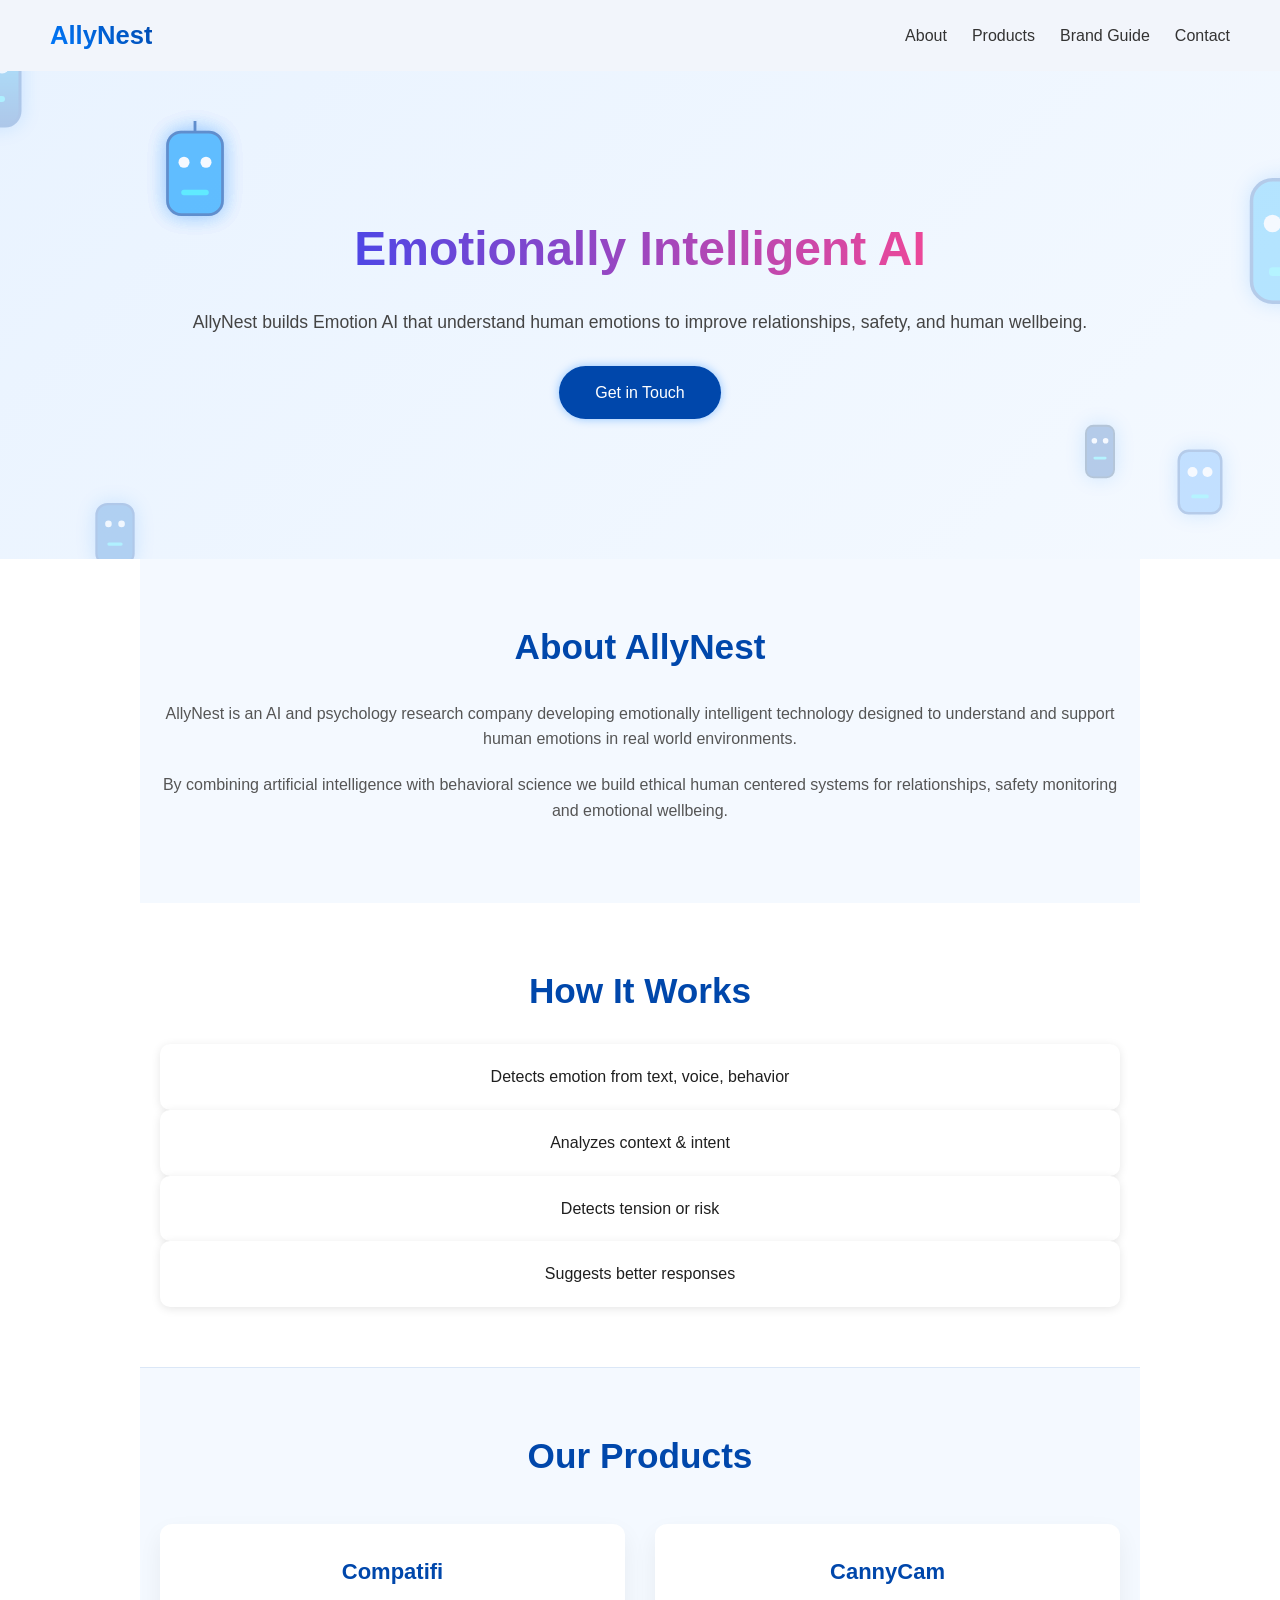
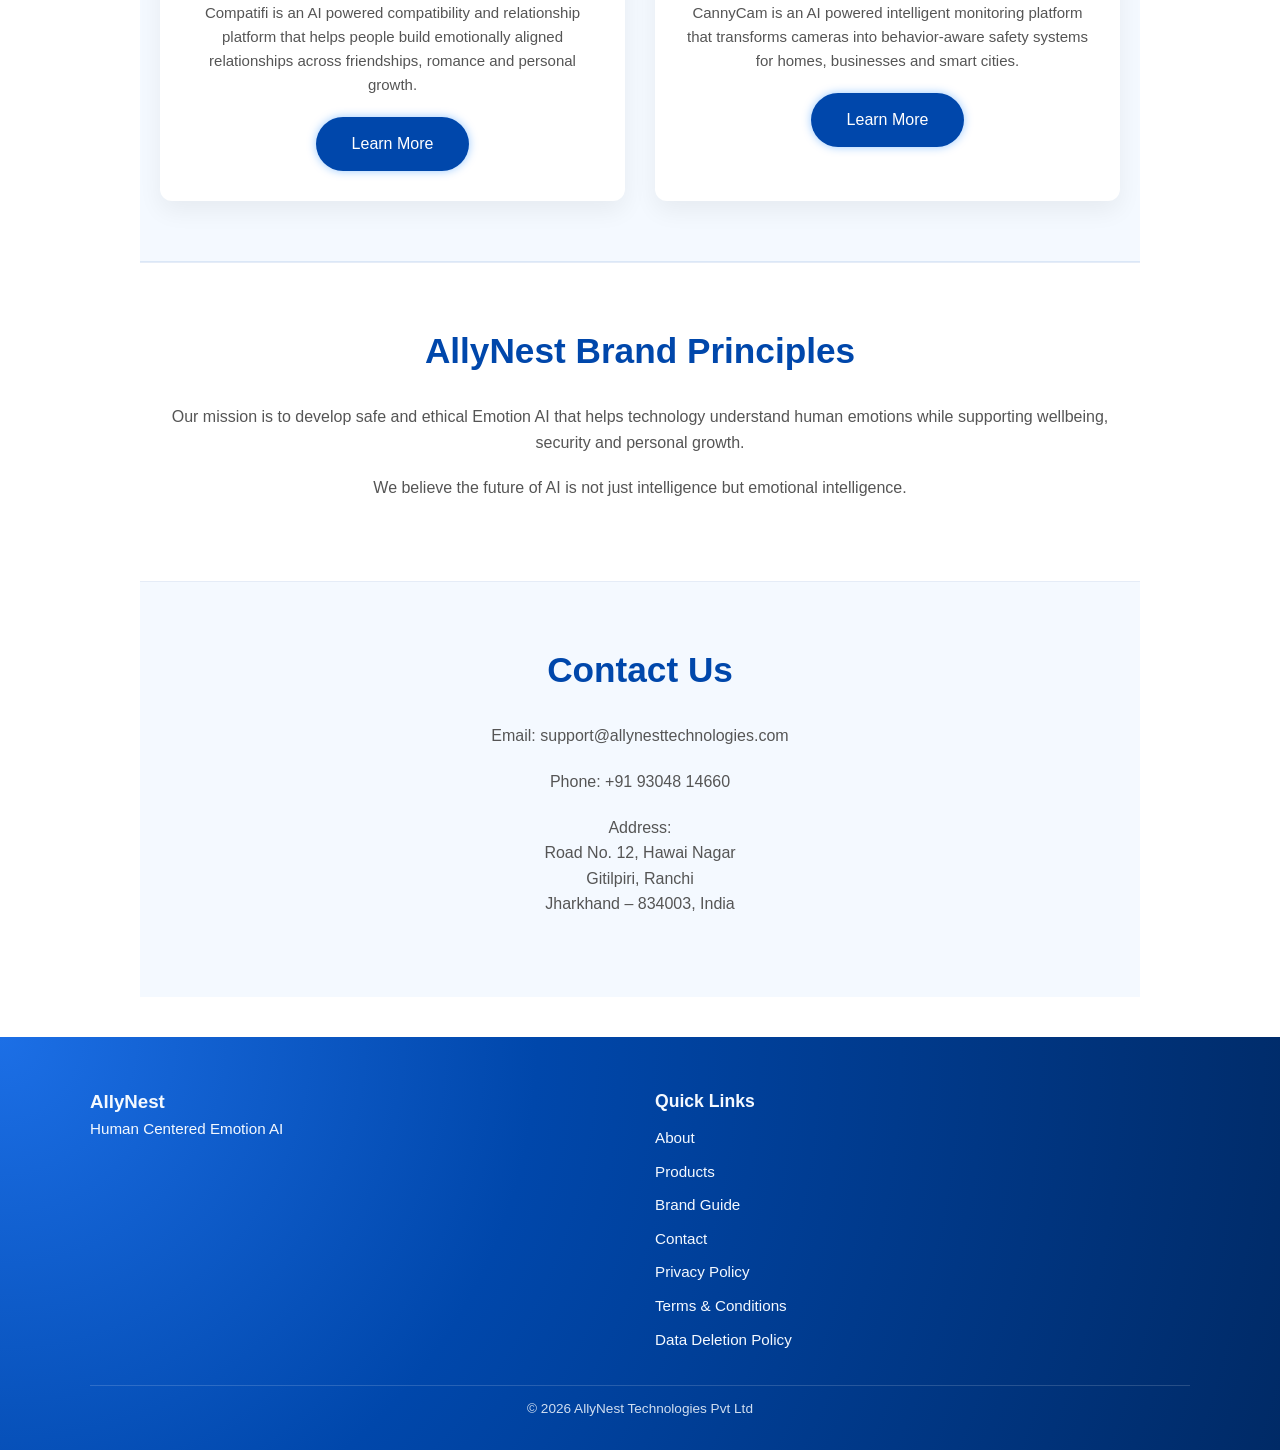
<file: index.html>
<!DOCTYPE html>
<html lang="en">

<head>

<meta charset="UTF-8">
<meta name="viewport" content="width=device-width, initial-scale=1.0">

<title>AllyNest Technologies | Human-Centered Emotion AI</title>

<meta name="description"
content="AllyNest Technologies builds emotionally intelligent AI systems designed to support relationships, communication, safety, and human well-being.">

<meta name="robots" content="index, follow">

<link rel="canonical" href="https://www.allynesttechnologies.com/">

<!-- ================= SEO STRUCTURED DATA ================= -->

<script type="application/ld+json">
{
 "@context":"https://schema.org",
 "@type":"Organization",
 "name":"AllyNest Technologies",
 "url":"https://www.allynesttechnologies.com",
 "logo":"https://www.allynesttechnologies.com/assets/allynest-logo-192.png",
 "description":"Human-centered AI company developing emotionally intelligent technology.",
 "contactPoint":[
  {
   "@type":"ContactPoint",
   "telephone":"+91 9304814660",
   "contactType":"customer support",
   "areaServed":"IN",
   "availableLanguage":["English"]
  }
 ],
 "makesOffer":[
  {
   "@type":"Product",
   "name":"Compatifi",
   "description":"Emotionally intelligent compatibility and relationship AI platform."
  },
  {
   "@type":"Product",
   "name":"CannyCam",
   "description":"AI powered intelligent monitoring and safety platform."
  }
 ]
}
</script>

<!-- ================= SOCIAL META ================= -->

<meta property="og:type" content="website">
<meta property="og:title" content="AllyNest Technologies | Emotionally Intelligent AI">
<meta property="og:description"
content="AI powered by psychology and emotional intelligence to support connection, safety and human wellbeing.">
<meta property="og:image"
content="https://allynesttechnologies.com/assets/allynest-logo-192.png">
<meta property="og:url"
content="https://allynesttechnologies.com">

<meta name="twitter:card" content="summary_large_image">
<meta name="twitter:title" content="AllyNest Technologies">
<meta name="twitter:description"
content="Human centered emotion AI technology.">
<meta name="twitter:image"
content="https://allynesttechnologies.com/assets/allynest-logo-192.png">

<link rel="icon" href="/assets/allynest-logo-192.png">

<link rel="stylesheet" href="allynest.css">

</head>

<body>

<!-- ================= NAVBAR ================= -->

<header class="navbar">

<div class="logo">AllyNest</div>

<button class="menu-toggle">&#9776;</button>

<ul class="nav-links">

<li><a href="#about">About</a></li>

<li><a href="#products">Products</a></li>

<li><a href="#brand-guide">Brand Guide</a></li>

<li><a href="#contact">Contact</a></li>

</ul>

</header>


<!-- ================= HERO ================= -->
 <!-- Hero Section -->
  <section class="hero">
    <!-- Floating AI Robot Heads -->
    <div class="robot robot1">
      <svg width="100" height="120" viewBox="0 0 64 80" xmlns="http://www.w3.org/2000/svg">
        <defs>
          <linearGradient id="grad1" x1="0%" y1="0%" x2="0%" y2="100%">
            <stop offset="0%" style="stop-color:#00bfff;stop-opacity:1" />
            <stop offset="100%" style="stop-color:#0047ab;stop-opacity:1" />
          </linearGradient>
        </defs>
        <rect x="12" y="10" width="40" height="60" rx="10" ry="10" fill="url(#grad1)" stroke="#0047ab" stroke-width="2"/>
        <circle cx="24" cy="30" r="5" fill="#fff"/>
        <circle cx="40" cy="30" r="5" fill="#fff"/>
        <rect x="22" y="50" width="20" height="4" rx="2" fill="#00e5ff"/>
        <line x1="32" y1="0" x2="32" y2="10" stroke="#0047ab" stroke-width="2"/>
      </svg>
    </div>

    <div class="robot robot2">
      <svg width="80" height="100" viewBox="0 0 64 80" xmlns="http://www.w3.org/2000/svg">
        <rect x="15" y="15" width="34" height="50" rx="8" ry="8" fill="#3399ff" stroke="#0047ab" stroke-width="2"/>
        <circle cx="26" cy="32" r="4" fill="#fff"/>
        <circle cx="38" cy="32" r="4" fill="#fff"/>
        <rect x="25" y="50" width="14" height="3" rx="1.5" fill="#00e5ff"/>
      </svg>
    </div>

    <div class="robot robot3">
      <svg width="120" height="140" viewBox="0 0 64 80" xmlns="http://www.w3.org/2000/svg">
        <rect x="10" y="5" width="44" height="70" rx="12" ry="12" fill="#00aaff" stroke="#0047ab" stroke-width="2"/>
        <circle cx="22" cy="30" r="5" fill="#fff"/>
        <circle cx="42" cy="30" r="5" fill="#fff"/>
        <rect x="20" y="55" width="24" height="5" rx="2" fill="#00e5ff"/>
        <line x1="32" y1="0" x2="32" y2="8" stroke="#0047ab" stroke-width="2"/>
      </svg>
    </div>

    <div class="robot robot4">
      <svg width="70" height="90" viewBox="0 0 64 80" xmlns="http://www.w3.org/2000/svg">
        <rect x="15" y="10" width="34" height="55" rx="10" ry="10" fill="#0066cc" stroke="#0047ab" stroke-width="2"/>
        <circle cx="26" cy="28" r="3" fill="#fff"/>
        <circle cx="38" cy="28" r="3" fill="#fff"/>
        <rect x="25" y="45" width="14" height="3" rx="1.5" fill="#00e5ff"/>
      </svg>
    </div>

    <div class="robot robot5">
      <svg width="90" height="110" viewBox="0 0 64 80" xmlns="http://www.w3.org/2000/svg">
        <rect x="12" y="8" width="40" height="60" rx="10" ry="10" fill="#0099ff" stroke="#0047ab" stroke-width="2"/>
        <circle cx="24" cy="30" r="4" fill="#fff"/>
        <circle cx="40" cy="30" r="4" fill="#fff"/>
        <rect x="22" y="50" width="20" height="4" rx="2" fill="#00e5ff"/>
        <line x1="32" y1="0" x2="32" y2="8" stroke="#0047ab" stroke-width="2"/>
      </svg>
    </div>

    <div class="robot robot6">
      <svg width="60" height="80" viewBox="0 0 64 80" xmlns="http://www.w3.org/2000/svg">
        <rect x="17" y="12" width="30" height="55" rx="8" ry="8" fill="#0047ab" stroke="#003366" stroke-width="2"/>
        <circle cx="26" cy="28" r="3" fill="#fff"/>
        <circle cx="38" cy="28" r="3" fill="#fff"/>
        <rect x="25" y="45" width="14" height="3" rx="1.5" fill="#00e5ff"/>
      </svg>
    </div>
    <div class="robot robot5">
      <svg width="90" height="110" viewBox="0 0 64 80" xmlns="http://www.w3.org/2000/svg">
        <rect x="12" y="8" width="40" height="60" rx="10" ry="10" fill="#0099ff" stroke="#0047ab" stroke-width="2"/>
        <circle cx="24" cy="30" r="4" fill="#fff"/>
        <circle cx="40" cy="30" r="4" fill="#fff"/>
        <rect x="22" y="50" width="20" height="4" rx="2" fill="#00e5ff"/>
        <line x1="32" y1="0" x2="32" y2="8" stroke="#0047ab" stroke-width="2"/>
      </svg>
    </div>




     <div class="robot robot5">
      <svg width="90" height="110" viewBox="0 0 64 80" xmlns="http://www.w3.org/2000/svg">
        <rect x="12" y="8" width="40" height="60" rx="10" ry="10" fill="#0099ff" stroke="#0047ab" stroke-width="2"/>
        <circle cx="24" cy="30" r="4" fill="#fff"/>
        <circle cx="40" cy="30" r="4" fill="#fff"/>
        <rect x="22" y="50" width="20" height="4" rx="2" fill="#00e5ff"/>
        <line x1="32" y1="0" x2="32" y2="8" stroke="#0047ab" stroke-width="2"/>
      </svg>
    </div>
    <!-- Hero Text -->
    <div class="hero-content">
    <h1>
<span class="gradient-text">Emotionally Intelligent AI</span>
</h1>

<p>
AllyNest builds Emotion AI that understand  human emotions
to improve relationships, safety, and human wellbeing.
</p>
      <a href="#contact" class="hero-btn">Get in Touch</a>
    </div>
  </section>



<!-- ================= ABOUT ================= -->

<section class="section" id="about">

<h2>About AllyNest</h2>

<p>

AllyNest is an AI and psychology research company developing
emotionally intelligent technology designed to understand
and support human emotions in real world environments.

</p>

<p>

By combining artificial intelligence with behavioral science
we build ethical human centered systems
for relationships, safety monitoring and emotional wellbeing.

</p>

</section>

<!-- HOW IT WORKS -->
<section class="section">
<h2>How It Works</h2>

<div class="grid">

<div class="card">Detects emotion from text, voice, behavior</div>
<div class="card">Analyzes context & intent</div>
<div class="card">Detects tension or risk</div>
<div class="card">Suggests better responses</div>

</div>
</section>


<!-- ================= PRODUCTS ================= -->

<section class="section section-alt" id="products">

<h2>Our Products</h2>

<div class="product-grid">

<div class="product-card">

<h3>Compatifi</h3>

<p>
Compatifi is an AI powered compatibility and relationship platform
that helps people build emotionally aligned relationships
across friendships, romance and personal growth.
</p>

<a href="compatifi.html" class="hero-btn">Learn More</a>

</div>

<div class="product-card">

<h3>CannyCam</h3>

<p>
CannyCam is an AI powered intelligent monitoring platform that transforms
cameras into behavior-aware safety systems for homes,
businesses and smart cities.
</p>

<a href="cannycam.html" class="hero-btn">Learn More</a>

</div>

</div>

</section>




<!-- ================= BRAND GUIDE ================= -->

<section class="section section-alt" id="brand-guide">

<h2>AllyNest Brand Principles</h2>

<p>

Our mission is to develop safe and ethical Emotion AI
that helps technology understand human emotions
while supporting wellbeing, security and personal growth.

</p>

<p>

We believe the future of AI is not just intelligence
but emotional intelligence.

</p>

</section>


<!-- ================= CONTACT ================= -->

<section class="section" id="contact">

<h2>Contact Us</h2>

<p>Email: support@allynesttechnologies.com</p>

<p>Phone: +91 93048 14660</p>

<p>Address:
<br>
Road No. 12, Hawai Nagar<br>
Gitilpiri, Ranchi<br>
Jharkhand – 834003, India
</p>
</section>


<!-- ================= FOOTER ================= -->

<footer>

<div class="footer-inner">

<div class="footer-grid">

<div class="footer-column">

<h3>AllyNest</h3>

<p>Human Centered Emotion AI</p>

</div>

<div class="footer-column">

<h4>Quick Links</h4>

<ul>

<li><a href="#about">About</a></li>

<li><a href="#products">Products</a></li>

<li><a href="#brand-guide">Brand Guide</a></li>

<li><a href="#contact">Contact</a></li>

<li><a href="legal.html">Privacy Policy</a></li>

<li><a href="legal.html">Terms & Conditions</a></li>

<li><a href="legal.html">Data Deletion Policy</a></li>

</ul>

</div>

</div>

<div class="footer-bottom">

© 2026 AllyNest Technologies Pvt Ltd

</div>

</div>

</footer>

<script src="allynest.js"></script>

</body>
</html>
</file>
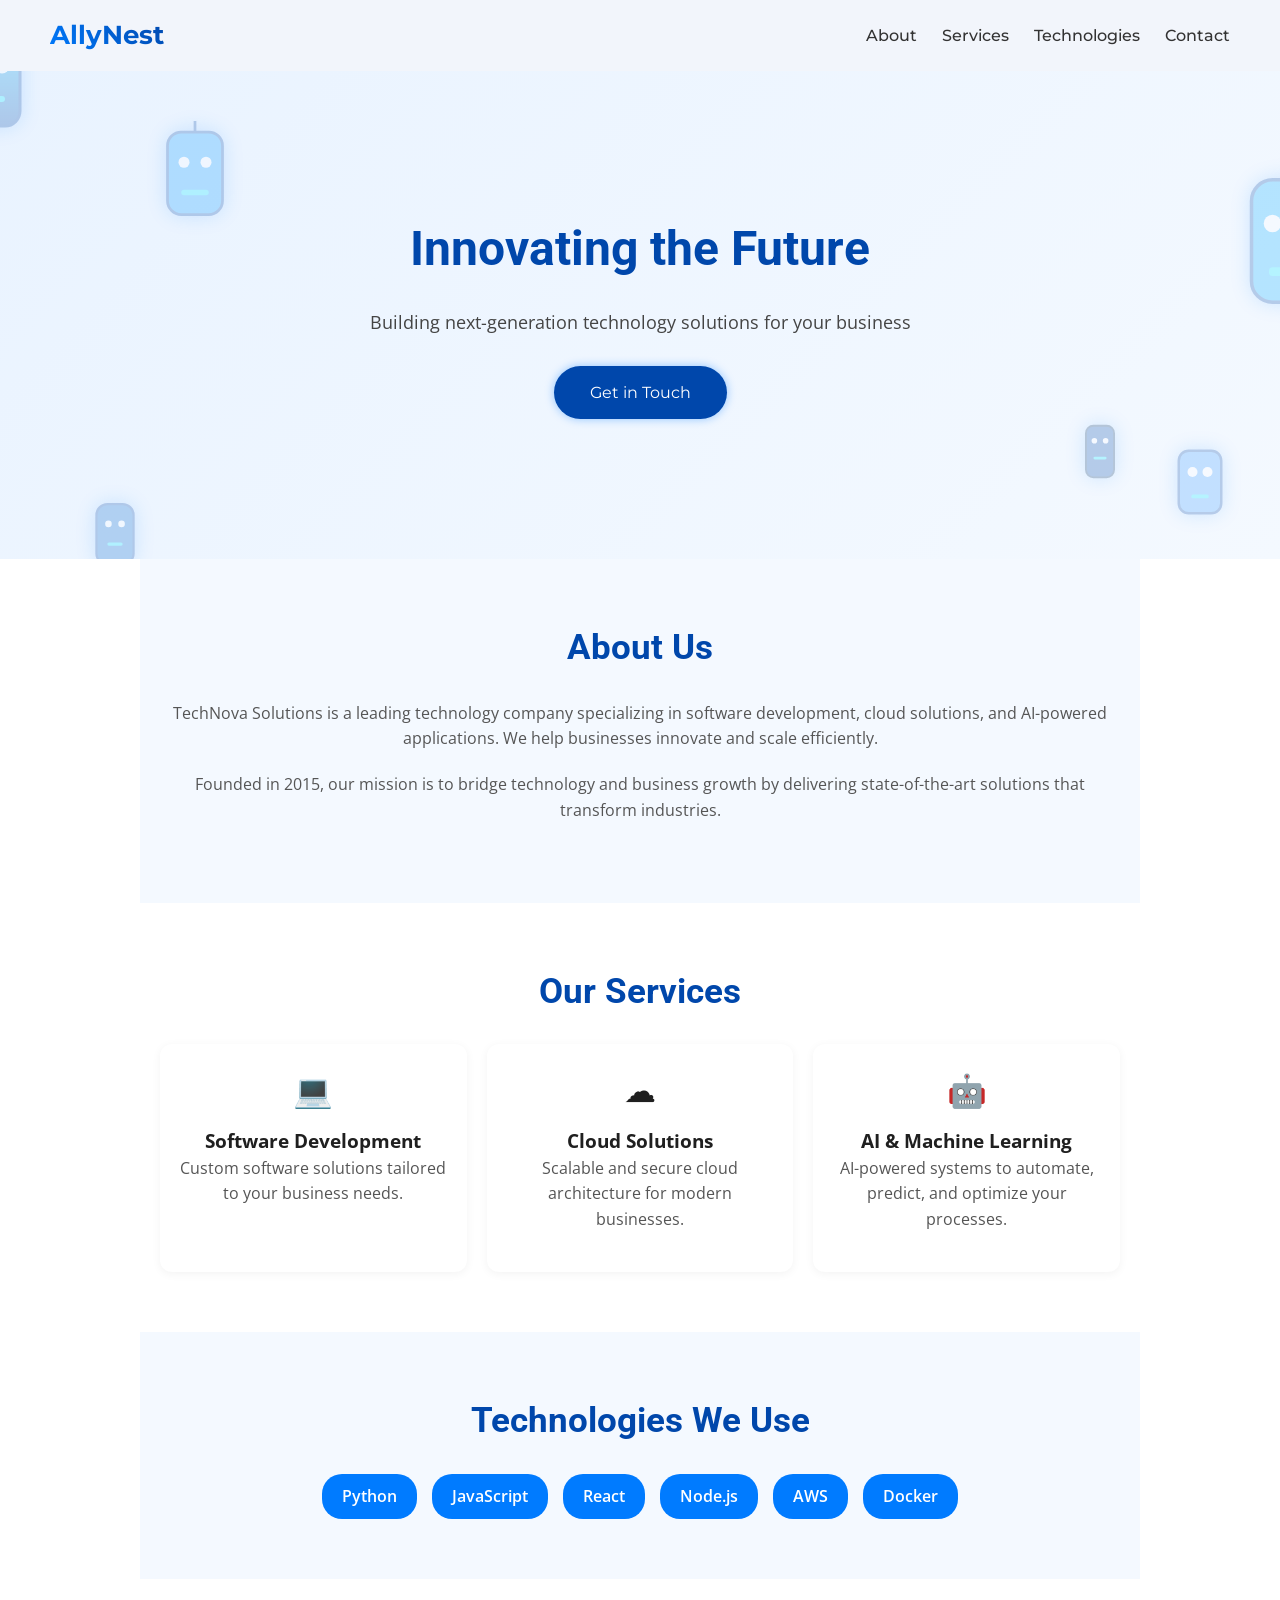
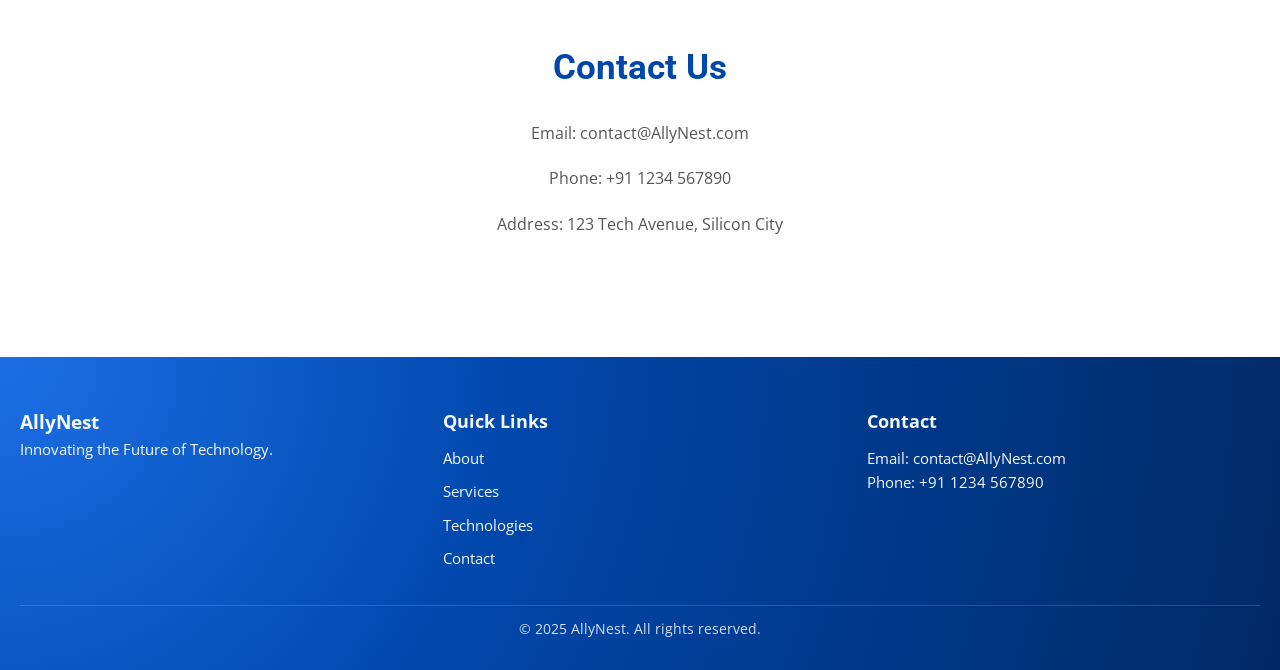
<file: allynest.html>
<!DOCTYPE html>
<html lang="en">
<head>
  <meta charset="UTF-8">
  <meta name="viewport" content="width=device-width, initial-scale=1.0">
  <title>AllyNest</title>
  <link rel="stylesheet" href="allynest.css">
  <link href="https://fonts.googleapis.com/css2?family=Montserrat:wght@500;700&family=Open+Sans:wght@400;600&family=Roboto:wght@700&display=swap" rel="stylesheet">
</head>
<body>

  <!-- Header / Navbar -->
  <header class="navbar">
    <div class="logo">AllyNest</div>
    
    <button class="menu-toggle" aria-expanded="false" aria-controls="nav-list">
      &#9776; </button>

    <ul class="nav-links" id="nav-list"> 
      <li><a href="#about">About</a></li>
      <li><a href="#services">Services</a></li>
      <li><a href="#technologies">Technologies</a></li>
      <li><a href="#contact">Contact</a></li>
    </ul>
  </header>

  <section class="hero">
    <!-- AI Robot Heads -->
    <div class="robot robot1">
      <svg width="100" height="120" viewBox="0 0 64 80" xmlns="http://www.w3.org/2000/svg">
        <defs>
          <linearGradient id="grad1" x1="0%" y1="0%" x2="0%" y2="100%">
            <stop offset="0%" style="stop-color:#00bfff;stop-opacity:1" />
            <stop offset="100%" style="stop-color:#0047ab;stop-opacity:1" />
          </linearGradient>
        </defs>
        <rect x="12" y="10" width="40" height="60" rx="10" ry="10" fill="url(#grad1)" stroke="#0047ab" stroke-width="2"/>
        <circle cx="24" cy="30" r="5" fill="#fff"/>
        <circle cx="40" cy="30" r="5" fill="#fff"/>
        <rect x="22" y="50" width="20" height="4" rx="2" fill="#00e5ff"/>
        <line x1="32" y1="0" x2="32" y2="10" stroke="#0047ab" stroke-width="2"/>
      </svg>
    </div>
  
    <div class="robot robot2">
      <svg width="80" height="100" viewBox="0 0 64 80" xmlns="http://www.w3.org/2000/svg">
        <rect x="15" y="15" width="34" height="50" rx="8" ry="8" fill="#3399ff" stroke="#0047ab" stroke-width="2"/>
        <circle cx="26" cy="32" r="4" fill="#fff"/>
        <circle cx="38" cy="32" r="4" fill="#fff"/>
        <rect x="25" y="50" width="14" height="3" rx="1.5" fill="#00e5ff"/>
      </svg>
    </div>
  
    <div class="robot robot3">
      <svg width="120" height="140" viewBox="0 0 64 80" xmlns="http://www.w3.org/2000/svg">
        <rect x="10" y="5" width="44" height="70" rx="12" ry="12" fill="#00aaff" stroke="#0047ab" stroke-width="2"/>
        <circle cx="22" cy="30" r="5" fill="#fff"/>
        <circle cx="42" cy="30" r="5" fill="#fff"/>
        <rect x="20" y="55" width="24" height="5" rx="2" fill="#00e5ff"/>
        <line x1="32" y1="0" x2="32" y2="8" stroke="#0047ab" stroke-width="2"/>
      </svg>
    </div>
  
    <div class="robot robot4">
      <svg width="70" height="90" viewBox="0 0 64 80" xmlns="http://www.w3.org/2000/svg">
        <rect x="15" y="10" width="34" height="55" rx="10" ry="10" fill="#0066cc" stroke="#0047ab" stroke-width="2"/>
        <circle cx="26" cy="28" r="3" fill="#fff"/>
        <circle cx="38" cy="28" r="3" fill="#fff"/>
        <rect x="25" y="45" width="14" height="3" rx="1.5" fill="#00e5ff"/>
      </svg>
    </div>
  
    <div class="robot robot5">
      <svg width="90" height="110" viewBox="0 0 64 80" xmlns="http://www.w3.org/2000/svg">
        <rect x="12" y="8" width="40" height="60" rx="10" ry="10" fill="#0099ff" stroke="#0047ab" stroke-width="2"/>
        <circle cx="24" cy="30" r="4" fill="#fff"/>
        <circle cx="40" cy="30" r="4" fill="#fff"/>
        <rect x="22" y="50" width="20" height="4" rx="2" fill="#00e5ff"/>
        <line x1="32" y1="0" x2="32" y2="8" stroke="#0047ab" stroke-width="2"/>
      </svg>
    </div>
  
    <div class="robot robot6">
      <svg width="60" height="80" viewBox="0 0 64 80" xmlns="http://www.w3.org/2000/svg">
        <rect x="17" y="12" width="30" height="55" rx="8" ry="8" fill="#0047ab" stroke="#003366" stroke-width="2"/>
        <circle cx="26" cy="28" r="3" fill="#fff"/>
        <circle cx="38" cy="28" r="3" fill="#fff"/>
        <rect x="25" y="45" width="14" height="3" rx="1.5" fill="#00e5ff"/>
      </svg>
    </div>
  
    <!-- Hero Text -->
    <div class="hero-content">
      <h1>Innovating the Future</h1>
      <p>Building next-generation technology solutions for your business</p>
      <a href="#contact" class="hero-btn">Get in Touch</a>
    </div>
  </section>

  <!-- About Section -->
  <section class="section" id="about">
    <h2>About Us</h2>
    <p>TechNova Solutions is a leading technology company specializing in software development, cloud solutions, and AI-powered applications. We help businesses innovate and scale efficiently.</p>
    <p>Founded in 2015, our mission is to bridge technology and business growth by delivering state-of-the-art solutions that transform industries.</p>
  </section>

  <!-- Services Section -->
  <section class="section" id="services">
    <h2>Our Services</h2>
    <div class="service-grid">
      <div class="service-card">
        <div class="icon">💻</div>
        <h3>Software Development</h3>
        <p>Custom software solutions tailored to your business needs.</p>
      </div>
      <div class="service-card">
        <div class="icon">☁</div>
        <h3>Cloud Solutions</h3>
        <p>Scalable and secure cloud architecture for modern businesses.</p>
      </div>
      <div class="service-card">
        <div class="icon">🤖</div>
        <h3>AI & Machine Learning</h3>
        <p>AI-powered systems to automate, predict, and optimize your processes.</p>
      </div>
    </div>
  </section>

  <!-- Technologies Section -->
  <section class="section" id="technologies">
    <h2>Technologies We Use</h2>
    <div class="tech-grid">
      <div class="tech-item">Python</div>
      <div class="tech-item">JavaScript</div>
      <div class="tech-item">React</div>
      <div class="tech-item">Node.js</div>
      <div class="tech-item">AWS</div>
      <div class="tech-item">Docker</div>
    </div>
  </section>

  <!-- Contact Section -->
  <section class="section" id="contact">
    <h2>Contact Us</h2>
    <p>Email: contact@AllyNest.com</p>
    <p>Phone: +91 1234 567890</p>
    <p>Address: 123 Tech Avenue, Silicon City</p>
  </section>

  <!-- Footer -->
  <footer>
    <div class="footer-grid">
      <div class="footer-column">
        <h3>AllyNest</h3>
        <p>Innovating the Future of Technology.</p>
      </div>
      <div class="footer-column">
        <h4>Quick Links</h4>
        <ul>
          <li><a href="#about">About</a></li>
          <li><a href="#services">Services</a></li>
          <li><a href="#technologies">Technologies</a></li>
          <li><a href="#contact">Contact</a></li>
        </ul>
      </div>
      <div class="footer-column">
        <h4>Contact</h4>
        <p>Email: contact@AllyNest.com</p>
        <p>Phone: +91 1234 567890</p>
      </div>
    </div>
    <div class="footer-bottom">
      &copy; 2025 AllyNest. All rights reserved.
    </div>
  </footer>
  <script src="allynest.js"></script>
</body>
</html>
</file>
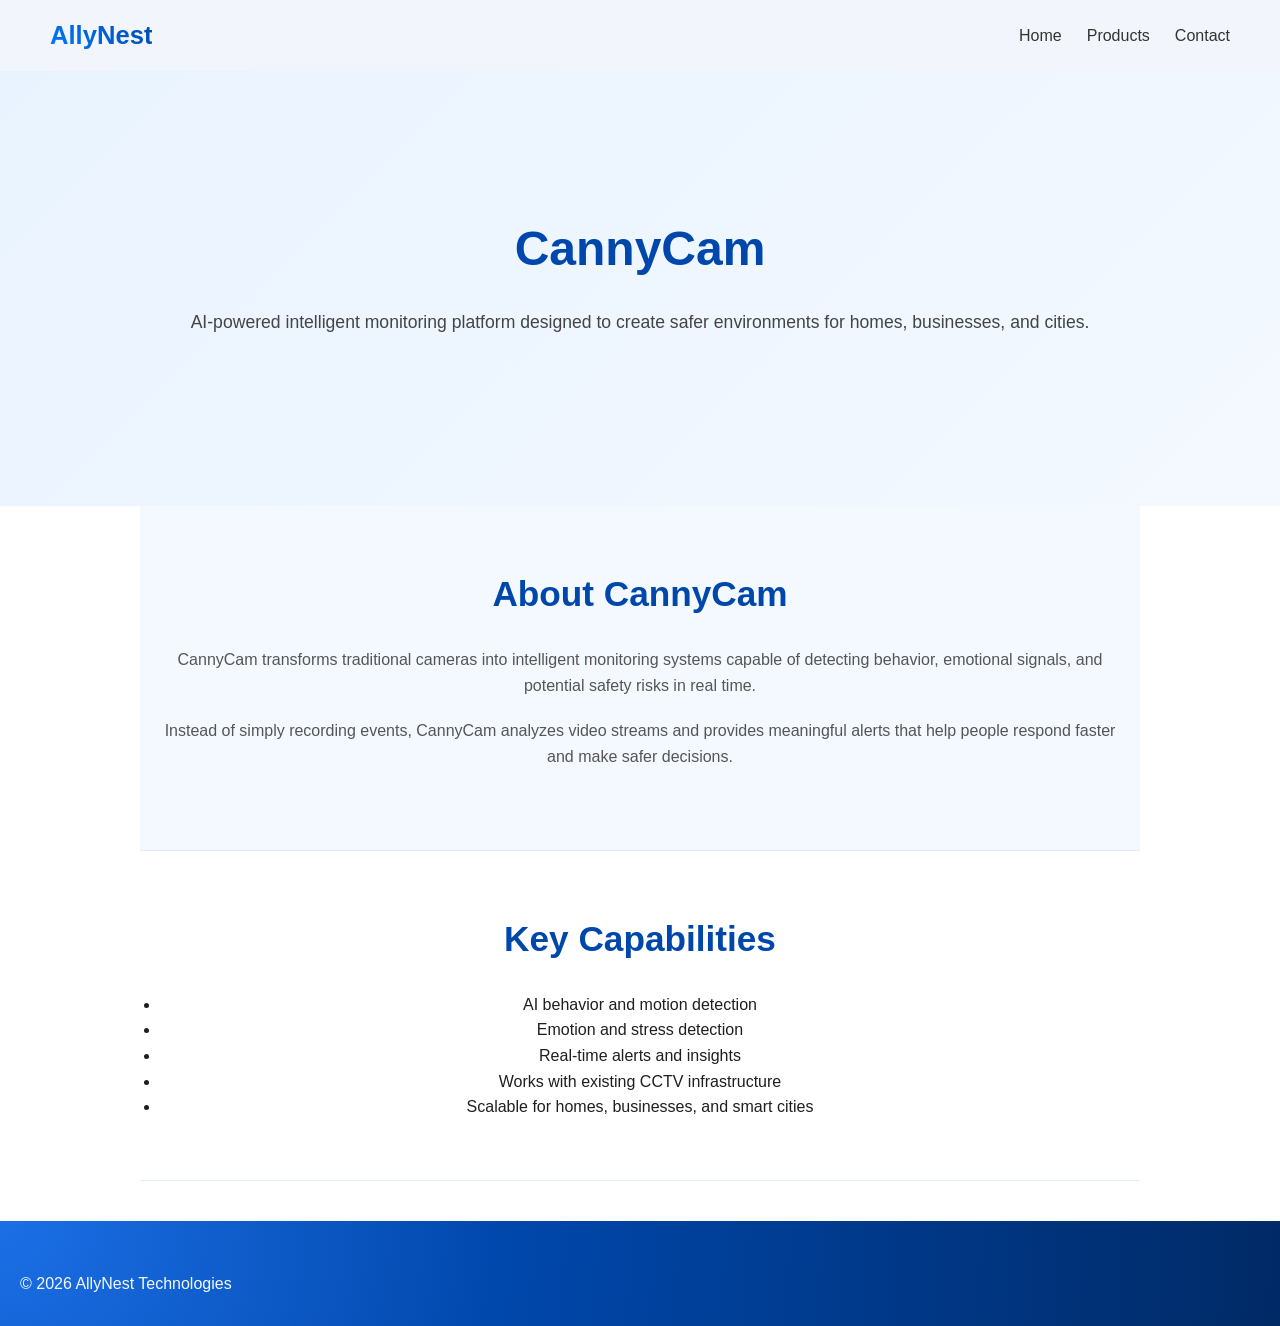
<file: cannycam.html>
<!DOCTYPE html>
<html lang="en">

<head>
<meta charset="UTF-8">
<meta name="viewport" content="width=device-width, initial-scale=1.0">

<title>CannyCam | Intelligent AI Monitoring</title>

<meta name="description"
content="CannyCam is an AI-powered monitoring platform that transforms ordinary cameras into intelligent safety systems using behavior analysis and real-time alerts.">

<link rel="stylesheet" href="allynest.css">

</head>

<body>

<header class="navbar">
<div class="logo">AllyNest</div>
<ul class="nav-links">
<li><a href="index.html">Home</a></li>
<li><a href="index.html#products">Products</a></li>
<li><a href="index.html#contact">Contact</a></li>
</ul>
</header>

<section class="hero">
<div class="hero-content">
<h1>CannyCam</h1>
<p>
AI-powered intelligent monitoring platform designed to
create safer environments for homes, businesses, and cities.
</p>
</div>
</section>

<section class="section">

<h2>About CannyCam</h2>

<p>
CannyCam transforms traditional cameras into intelligent monitoring
systems capable of detecting behavior, emotional signals, and
potential safety risks in real time.
</p>

<p>
Instead of simply recording events, CannyCam analyzes video
streams and provides meaningful alerts that help people
respond faster and make safer decisions.
</p>

</section>

<section class="section section-alt">

<h2>Key Capabilities</h2>

<ul>
<li>AI behavior and motion detection</li>
<li>Emotion and stress detection</li>
<li>Real-time alerts and insights</li>
<li>Works with existing CCTV infrastructure</li>
<li>Scalable for homes, businesses, and smart cities</li>
</ul>

</section>

<footer>
<p>© 2026 AllyNest Technologies</p>
</footer>

</body>
</html>
</file>
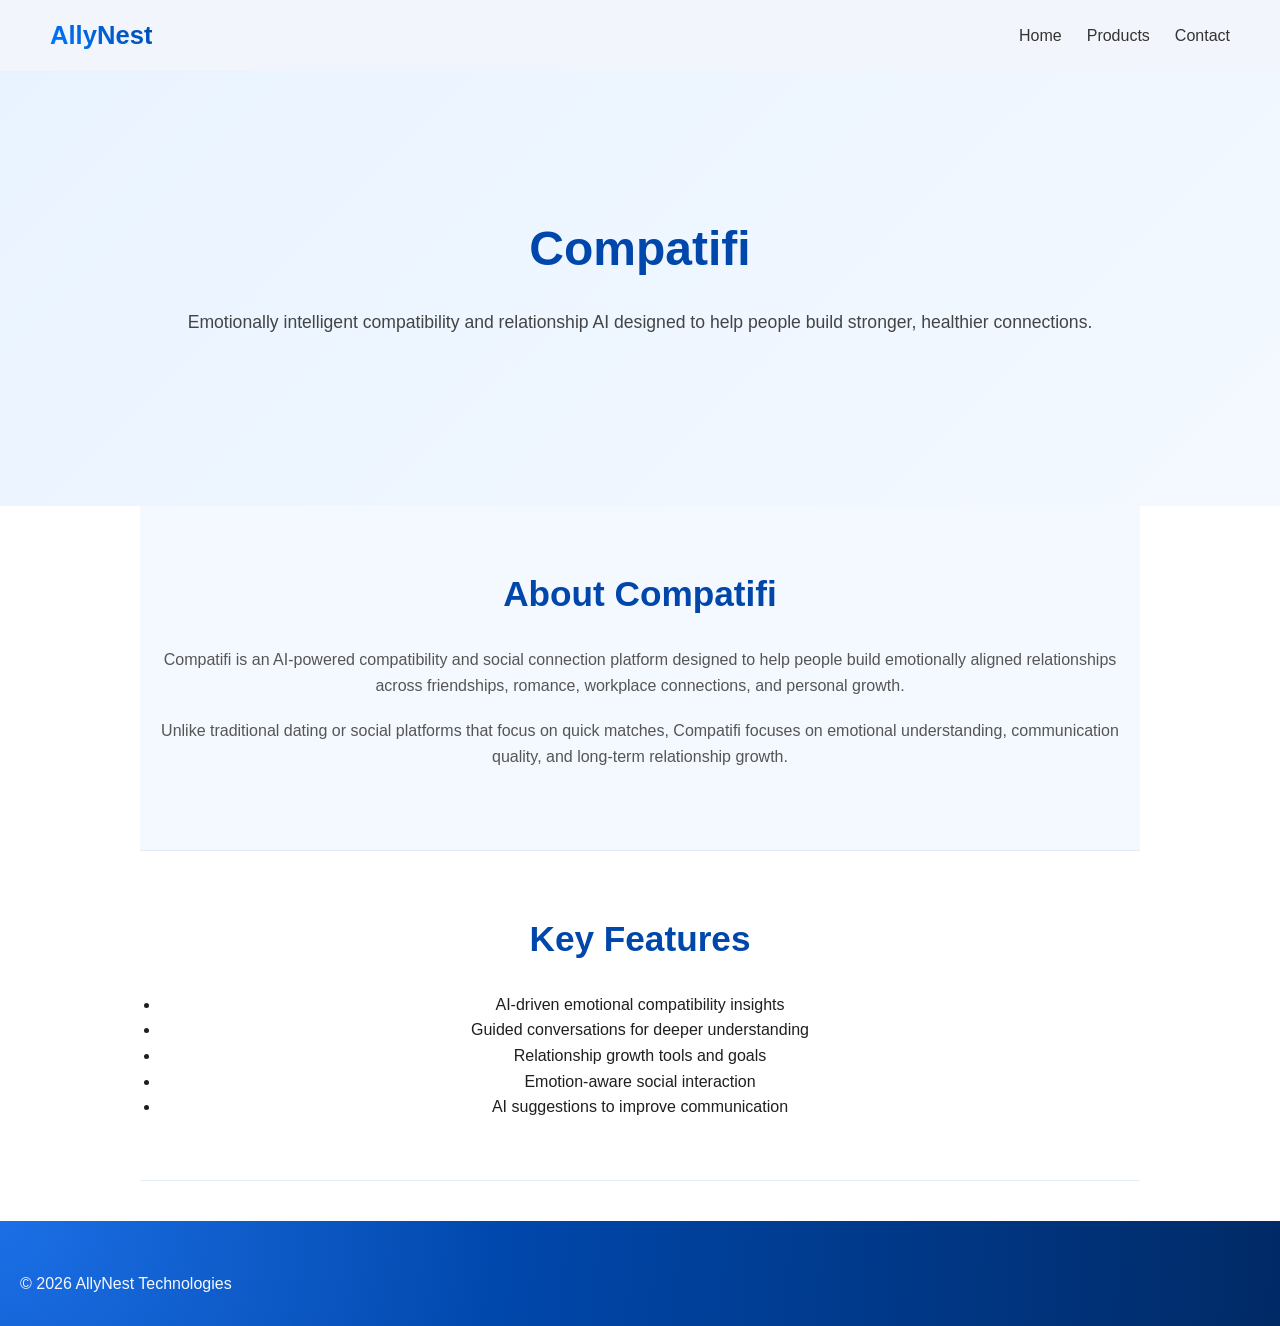
<file: compatifi.html>
<!DOCTYPE html>
<html lang="en">

<head>
<meta charset="UTF-8">
<meta name="viewport" content="width=device-width, initial-scale=1.0">

<title>Compatifi | Emotionally Intelligent Relationship AI</title>

<meta name="description"
content="Compatifi is an AI-powered compatibility platform that helps people build emotionally aligned relationships through emotional intelligence, psychology, and guided communication.">

<link rel="stylesheet" href="allynest.css">

</head>

<body>

<header class="navbar">
<div class="logo">AllyNest</div>
<ul class="nav-links">
<li><a href="index.html">Home</a></li>
<li><a href="index.html#products">Products</a></li>
<li><a href="index.html#contact">Contact</a></li>
</ul>
</header>

<section class="hero">
<div class="hero-content">
<h1>Compatifi</h1>
<p>
Emotionally intelligent compatibility and relationship AI
designed to help people build stronger, healthier connections.
</p>
</div>
</section>

<section class="section">
<h2>About Compatifi</h2>

<p>
Compatifi is an AI-powered compatibility and social connection platform
designed to help people build emotionally aligned relationships across
friendships, romance, workplace connections, and personal growth.
</p>

<p>
Unlike traditional dating or social platforms that focus on quick matches,
Compatifi focuses on emotional understanding, communication quality,
and long-term relationship growth.
</p>

</section>

<section class="section section-alt">

<h2>Key Features</h2>

<ul>
<li>AI-driven emotional compatibility insights</li>
<li>Guided conversations for deeper understanding</li>
<li>Relationship growth tools and goals</li>
<li>Emotion-aware social interaction</li>
<li>AI suggestions to improve communication</li>
</ul>

</section>

<footer>
<p>© 2026 AllyNest Technologies</p>
</footer>

</body>
</html>
</file>
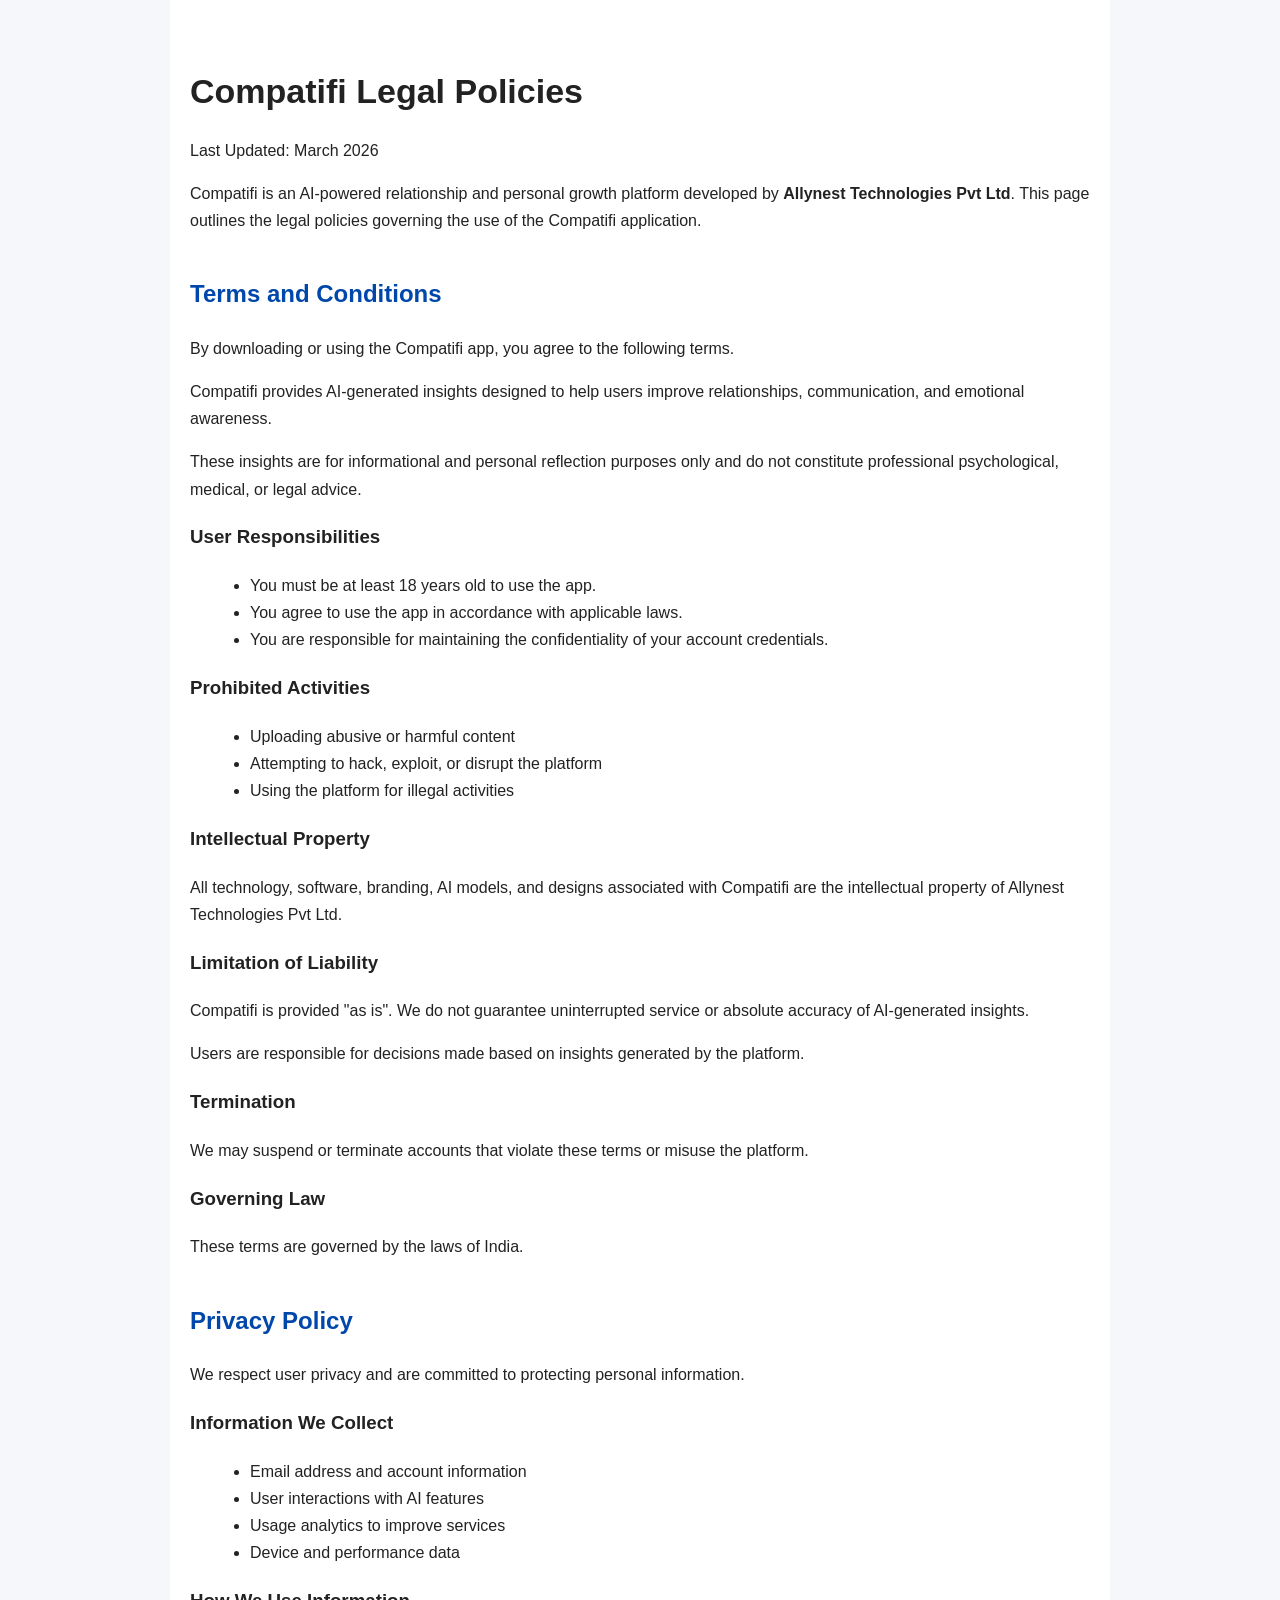
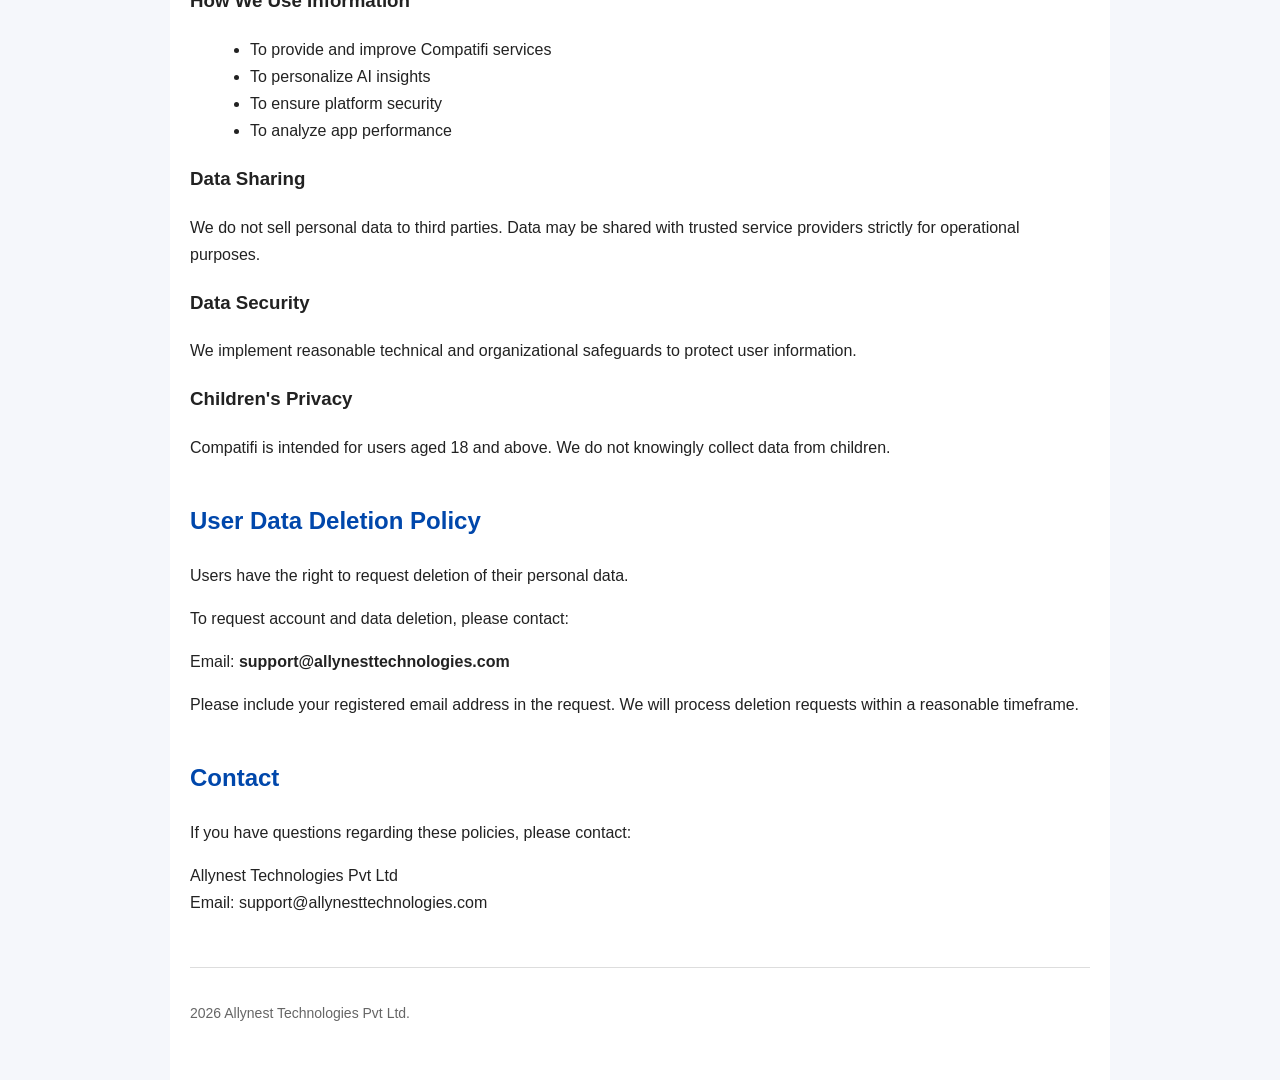
<file: legal.html>
<!DOCTYPE html>
<html lang="en">
<head>

<meta charset="UTF-8">
<meta name="viewport" content="width=device-width, initial-scale=1.0">

<title>Compatifi Legal Policies | AllyNest Technologies</title>

<meta name="description" content="Privacy Policy, Terms & Conditions, and Data Deletion Policy for Compatifi app developed by Allynest Technologies Pvt Ltd">

<style>

body{
font-family:Arial, sans-serif;
line-height:1.7;
margin:0;
padding:0;
background:#f5f7fb;
color:#222;
}

.container{
max-width:900px;
margin:auto;
padding:40px 20px;
background:white;
}

h1{
font-size:34px;
margin-bottom:10px;
}

h2{
margin-top:40px;
color:#0047ab;
}

p{
margin-bottom:15px;
}

ul{
margin-left:20px;
margin-bottom:15px;
}

footer{
margin-top:50px;
padding-top:20px;
border-top:1px solid #ddd;
font-size:14px;
color:#666;
}

</style>

</head>

<body>

<div class="container">

<h1>Compatifi Legal Policies</h1>

<p>Last Updated: March 2026</p>

<p>
Compatifi is an AI-powered relationship and personal growth platform developed by <strong>Allynest Technologies Pvt Ltd</strong>.
This page outlines the legal policies governing the use of the Compatifi application.
</p>

<!-- TERMS AND CONDITIONS -->

<h2>Terms and Conditions</h2>

<p>
By downloading or using the Compatifi app, you agree to the following terms.
</p>

<p>
Compatifi provides AI-generated insights designed to help users improve relationships,
communication, and emotional awareness.
</p>

<p>
These insights are for informational and personal reflection purposes only and
do not constitute professional psychological, medical, or legal advice.
</p>

<h3>User Responsibilities</h3>

<ul>
<li>You must be at least 18 years old to use the app.</li>
<li>You agree to use the app in accordance with applicable laws.</li>
<li>You are responsible for maintaining the confidentiality of your account credentials.</li>
</ul>

<h3>Prohibited Activities</h3>

<ul>
<li>Uploading abusive or harmful content</li>
<li>Attempting to hack, exploit, or disrupt the platform</li>
<li>Using the platform for illegal activities</li>
</ul>

<h3>Intellectual Property</h3>

<p>
All technology, software, branding, AI models, and designs associated with Compatifi
are the intellectual property of Allynest Technologies Pvt Ltd.
</p>

<h3>Limitation of Liability</h3>

<p>
Compatifi is provided "as is". We do not guarantee uninterrupted service or
absolute accuracy of AI-generated insights.
</p>

<p>
Users are responsible for decisions made based on insights generated by the platform.
</p>

<h3>Termination</h3>

<p>
We may suspend or terminate accounts that violate these terms or misuse the platform.
</p>

<h3>Governing Law</h3>

<p>
These terms are governed by the laws of India.
</p>

<!-- PRIVACY POLICY -->

<h2>Privacy Policy</h2>

<p>
We respect user privacy and are committed to protecting personal information.
</p>

<h3>Information We Collect</h3>

<ul>
<li>Email address and account information</li>
<li>User interactions with AI features</li>
<li>Usage analytics to improve services</li>
<li>Device and performance data</li>
</ul>

<h3>How We Use Information</h3>

<ul>
<li>To provide and improve Compatifi services</li>
<li>To personalize AI insights</li>
<li>To ensure platform security</li>
<li>To analyze app performance</li>
</ul>

<h3>Data Sharing</h3>

<p>
We do not sell personal data to third parties.
Data may be shared with trusted service providers strictly for operational purposes.
</p>

<h3>Data Security</h3>

<p>
We implement reasonable technical and organizational safeguards
to protect user information.
</p>

<h3>Children's Privacy</h3>

<p>
Compatifi is intended for users aged 18 and above.
We do not knowingly collect data from children.
</p>

<!-- DATA DELETION -->

<h2>User Data Deletion Policy</h2>

<p>
Users have the right to request deletion of their personal data.
</p>

<p>
To request account and data deletion, please contact:
</p>

<p>
Email: <strong>support@allynesttechnologies.com</strong>
</p>

<p>
Please include your registered email address in the request.
We will process deletion requests within a reasonable timeframe.
</p>

<!-- CONTACT -->

<h2>Contact</h2>

<p>
If you have questions regarding these policies, please contact:
</p>

<p>
Allynest Technologies Pvt Ltd<br>
Email: support@allynesttechnologies.com
</p>

<footer>

<p>
 2026 Allynest Technologies Pvt Ltd.
</p>

</footer>

</div>

</body>
</html>
</file>
<file: allynest.css>
/* ===== Global Styles ===== */
* {
  margin: 0;
  padding: 0;
  box-sizing: border-box;
  scroll-behavior: smooth;
}
.gradient-text{
  background:linear-gradient(90deg,#4f46e5,#ec4899);
  -webkit-background-clip:text;
  -webkit-text-fill-color:transparent;
}
body {
  font-family: "Open Sans", sans-serif;
  line-height: 1.6;
  background: #ffffff;
  color: #1f1f1f;
}

html {
  scroll-behavior: smooth;
}

/* ===== Header / Navbar ===== */
.navbar {
  position: sticky;
  top: 0;
  z-index: 1000;
  display: flex;
  justify-content: space-between;
  align-items: center;
  padding: 15px 50px;
  background: rgba(0, 71, 171, 0.05);
  backdrop-filter: blur(10px);
  transition: background 0.3s ease;
}

.navbar:hover,
.navbar:active {
  background: #ffffff;
}

.logo {
  font-family: "Montserrat", sans-serif;
  font-weight: 700;
  font-size: 1.6rem;
  background: linear-gradient(45deg, #007bff, #0047ab);
  -webkit-background-clip: text;
  -webkit-text-fill-color: transparent;
}

.nav-links {
  list-style: none;
  display: flex;
  gap: 25px;
  font-family: "Montserrat", sans-serif;
}
/* ===============================
PRODUCT GRID
=============================== */

.product-grid{
display:grid;
grid-template-columns:repeat(auto-fit,minmax(280px,1fr));
gap:30px;
margin-top:40px;
}

.product-card{
background:white;
border-radius:12px;
padding:30px;
box-shadow:0 10px 25px rgba(0,0,0,0.06);
transition:0.3s;
}
.card {
background: white;
padding: 20px;
border-radius: 10px;
box-shadow: 0 2px 10px rgba(0,0,0,0.1);
}
.product-card:hover{
transform:translateY(-6px);
}

.product-card h3{
font-size:22px;
margin-bottom:12px;
color:#0047ab;
}

.product-card p{
font-size:15px;
margin-bottom:12px;
}
.nav-links a {
  text-decoration: none;
  color: #333;
  font-weight: 500;
  position: relative;
}

.nav-links a::after {
  content: "";
  position: absolute;
  width: 0%;
  height: 2px;
  background: #007bff;
  bottom: -3px;
  left: 0;
  transition: 0.3s;
}

.nav-links a:hover::after {
  width: 100%;
}

/* ===== Hero ===== */
.hero {
  position: relative;
  display: flex;
  flex-direction: column;
  justify-content: center;
  align-items: center;
  padding: 140px 20px;
  background: linear-gradient(135deg, #e9f3ff, #f4f9ff);
  text-align: center;
  overflow: hidden;
}

/* Robot Heads */
.robot {
  position: absolute;
  animation: float 6s ease-in-out infinite alternate;
  opacity: 0.25;
  filter: drop-shadow(0 0 10px rgba(0, 123, 255, 0.6));
  pointer-events: none;
}

.robot:hover {
  filter: drop-shadow(0 0 20px rgba(0, 123, 255, 0.9));
}

.robot1 {
  top: -50px;
  left: -60px;
  animation-duration: 6s;
}
.robot2 {
  bottom: 20px;
  right: 40px;
  animation-duration: 8s;
}
.robot3 {
  top: 100px;
  right: -70px;
  animation-duration: 7s;
}
.robot4 {
  bottom: -30px;
  left: 80px;
  animation-duration: 9s;
}
.robot5 {
  top: 50px;
  left: 150px;
  animation-duration: 6.5s;
}
.robot6 {
  bottom: 60px;
  right: 150px;
  animation-duration: 8.5s;
}

@keyframes float {
  0% {
    transform: translateY(0) translateX(0) rotate(0deg) scale(1);
  }
  50% {
    transform: translateY(-25px) translateX(20px) rotate(10deg) scale(1.05);
  }
  100% {
    transform: translateY(0) translateX(0) rotate(0deg) scale(1);
  }
}

.hero-content {
  position: relative;
  z-index: 1;
}

.hero h1 {
  font-family: "Roboto", sans-serif;
  font-size: 3rem;
  color: #0047ab;
  margin-bottom: 20px;
}

.hero p {
  font-size: 1.1rem;
  color: #444;
  margin-bottom: 30px;
}

/* Get in Touch Button */
.hero-btn {
  display: inline-block;
  background-color: #0047ab;
  color: #fff;
  padding: 14px 36px;
  border-radius: 30px;
  font-size: 1rem;
  text-decoration: none;
  font-family: "Montserrat", sans-serif;
  transition: 0.3s ease;
  box-shadow: 0 0 10px rgba(0, 123, 255, 0.4);
}

.hero-btn:hover {
  background-color: #007bff;
  box-shadow: 0 0 20px rgba(0, 123, 255, 0.8);
  transform: translateY(-3px);
}

/* ===== Sections ===== */
.section {
  padding: 60px 20px;
  max-width: 1000px;
  margin: auto;
  text-align: center;
}

.section:nth-of-type(odd) {
  background: #ffffff;
}

.section:nth-of-type(even) {
  background: #f4f9ff;
}

.section h2 {
  font-family: "Roboto", sans-serif;
  font-size: 2.2rem;
  color: #0047ab;
  margin-bottom: 25px;
}

.section p {
  color: #555;
  margin-bottom: 20px;
}

/* ===== Services Grid ===== */
.service-grid {
  display: grid;
  grid-template-columns: repeat(auto-fit, minmax(250px, 1fr));
  gap: 20px;
}

.service-card {
  background: #ffffff;
  padding: 20px;
  border-radius: 12px;
  box-shadow: 0 2px 10px rgba(0, 0, 0, 0.05);
  transition: transform 0.3s ease, box-shadow 0.3s ease;
}

.service-card:hover {
  transform: translateY(-5px);
  box-shadow: 0 5px 15px rgba(0, 0, 0, 0.1);
}

.service-card .icon {
  font-size: 2rem;
  margin-bottom: 10px;
}

/* ===== Technologies Grid ===== */
.tech-grid {
  display: flex;
  flex-wrap: wrap;
  justify-content: center;
  gap: 15px;
}

.tech-item {
  background: #007bff;
  color: #ffffff;
  padding: 10px 20px;
  border-radius: 20px;
  font-weight: 600;
}

/* ===== Brand Guide ===== */
.section-alt {
  border-top: 1px solid rgba(0, 71, 171, 0.1);
  border-bottom: 1px solid rgba(0, 71, 171, 0.1);
}

.brand-block {
  margin-top: 35px;
  text-align: left;
}

.brand-block h3 {
  font-size: 1.6rem;
  color: #0047ab;
  margin-bottom: 15px;
}

.brand-block h4 {
  font-size: 1.1rem;
  color: #005fcc;
  margin-bottom: 10px;
}

.brand-block p {
  margin-bottom: 12px;
}

.brand-subgrid {
  display: grid;
  grid-template-columns: repeat(auto-fit, minmax(260px, 1fr));
  gap: 20px;
  margin-top: 10px;
}

.brand-card {
  background: #ffffff;
  border-radius: 12px;
  padding: 18px 20px;
  box-shadow: 0 2px 10px rgba(0, 0, 0, 0.04);
}

.tagline-list,
.quote-list,
.avoid-list,
.pillars-list,
.principles-list {
  list-style: none;
  padding-left: 0;
}

.tagline-list li,
.quote-list li,
.avoid-list li,
.pillars-list li,
.principles-list li {
  position: relative;
  padding-left: 20px;
  margin-bottom: 8px;
}

.tagline-list li::before,
.quote-list li::before,
.avoid-list li::before,
.pillars-list li::before {
  content: "•";
  position: absolute;
  left: 0;
  top: 0;
  color: #007bff;
}

.principles-list {
  counter-reset: principle-counter;
}

.principles-list li {
  counter-increment: principle-counter;
  margin-bottom: 14px;
}

.principles-list li::before {
  content: counter(principle-counter) ".";
  position: absolute;
  left: 0;
  top: 0;
  color: #007bff;
  font-weight: 700;
}

.values-grid {
  display: grid;
  grid-template-columns: repeat(auto-fit, minmax(220px, 1fr));
  gap: 18px;
  margin-top: 10px;
}

.value-card {
  background: #ffffff;
  border-radius: 12px;
  padding: 16px 18px;
  box-shadow: 0 1px 8px rgba(0, 0, 0, 0.04);
}

.value-card h4 {
  margin-bottom: 8px;
}

.pillars-grid {
  display: grid;
  grid-template-columns: repeat(auto-fit, minmax(230px, 1fr));
  gap: 16px;
  margin-top: 15px;
}

.pillar-card {
  background: #ffffff;
  border-radius: 12px;
  padding: 18px 20px;
  box-shadow: 0 1px 8px rgba(0, 0, 0, 0.04);
  font-style: italic;
}

.highlight-text {
  margin-top: 15px;
  padding: 12px 16px;
  border-left: 4px solid #007bff;
  background: #e9f3ff;
  border-radius: 8px;
}

.trigger-text {
  font-size: 0.9rem;
  color: #666;
  margin-top: 6px;
}

.tone-personality {
  margin-bottom: 15px;
}

.inline-heading {
  margin-top: 15px;
  margin-bottom: 8px;
}
/* ===== Footer ===== */
footer {
  background: radial-gradient(circle at top left, #1c6fe6 0%, #0047ab 40%, #002a66 100%);
  color: #f4f9ff;
  padding: 50px 20px 30px 20px;
  margin-top: 40px;
}

.footer-inner {
  max-width: 1100px;
  margin: 0 auto;
}

.footer-grid {
  display: grid;
  grid-template-columns: repeat(auto-fit, minmax(230px, 1fr));
  gap: 30px;
  margin-bottom: 25px;
}

/* Typography */
.footer-logo {
  font-size: 1.6rem;
  font-weight: 700;
  letter-spacing: 0.06em;
  text-transform: uppercase;
  margin-bottom: 12px;
}

.footer-column h4 {
  font-size: 1.1rem;
  margin-bottom: 10px;
}

.footer-column p {
  font-size: 0.95rem;
  line-height: 1.6;
  max-width: 320px;
}

.footer-column ul {
  list-style: none;
  padding: 0;
  margin: 0;
}

.footer-column li {
  margin-bottom: 8px;
}

/* Links */
footer a {
  color: #f4f9ff;
  text-decoration: none;
  font-size: 0.95rem;
  position: relative;
  padding-bottom: 2px;
  transition: color 0.2s ease, opacity 0.2s ease;
}

footer a::after {
  content: "";
  position: absolute;
  left: 0;
  bottom: -2px;
  width: 0;
  height: 2px;
  background: #aee0ff;
  transition: width 0.2s ease;
}

footer a:hover {
  color: #aee0ff;
  opacity: 0.95;
}

footer a:hover::after {
  width: 100%;
}

/* Bottom line */
.footer-bottom {
  font-size: 0.85rem;
  opacity: 0.85;
  border-top: 1px solid rgba(255, 255, 255, 0.18);
  padding-top: 12px;
  text-align: center;
}

/* ===== Mobile Menu Toggle Styles (your nav) ===== */

.menu-toggle {
  display: none;
  background: none;
  border: none;
  color: #0047ab;
  font-size: 1.8rem;
  cursor: pointer;
  padding: 5px 10px;
}

/* ===== Responsive ===== */
@media (max-width: 768px) {
  .navbar {
    padding: 12px 20px;
  }

  .menu-toggle {
    display: block;
  }

  .nav-links {
    display: none;
    flex-direction: column;
    width: 100%;
    position: absolute;
    top: 60px;
    left: 0;
    background: #ffffff;
    box-shadow: 0 4px 8px rgba(0, 0, 0, 0.1);
    padding: 10px 0;
    z-index: 999;
  }

  .nav-links li {
    text-align: center;
    width: 100%;
    padding: 10px 0;
    border-bottom: 1px solid #eee;
  }

  .nav-links li:last-child {
    border-bottom: none;
  }

  .nav-links.active {
    display: flex;
  }

  .hero {
    padding: 110px 16px 90px 16px;
  }

  .hero h1 {
    font-size: 2.3rem;
  }

  .section {
    padding: 45px 18px;
  }

  .footer-grid {
    text-align: left;
  }

  footer {
    text-align: left;
  }
}
/*  */
</file>
